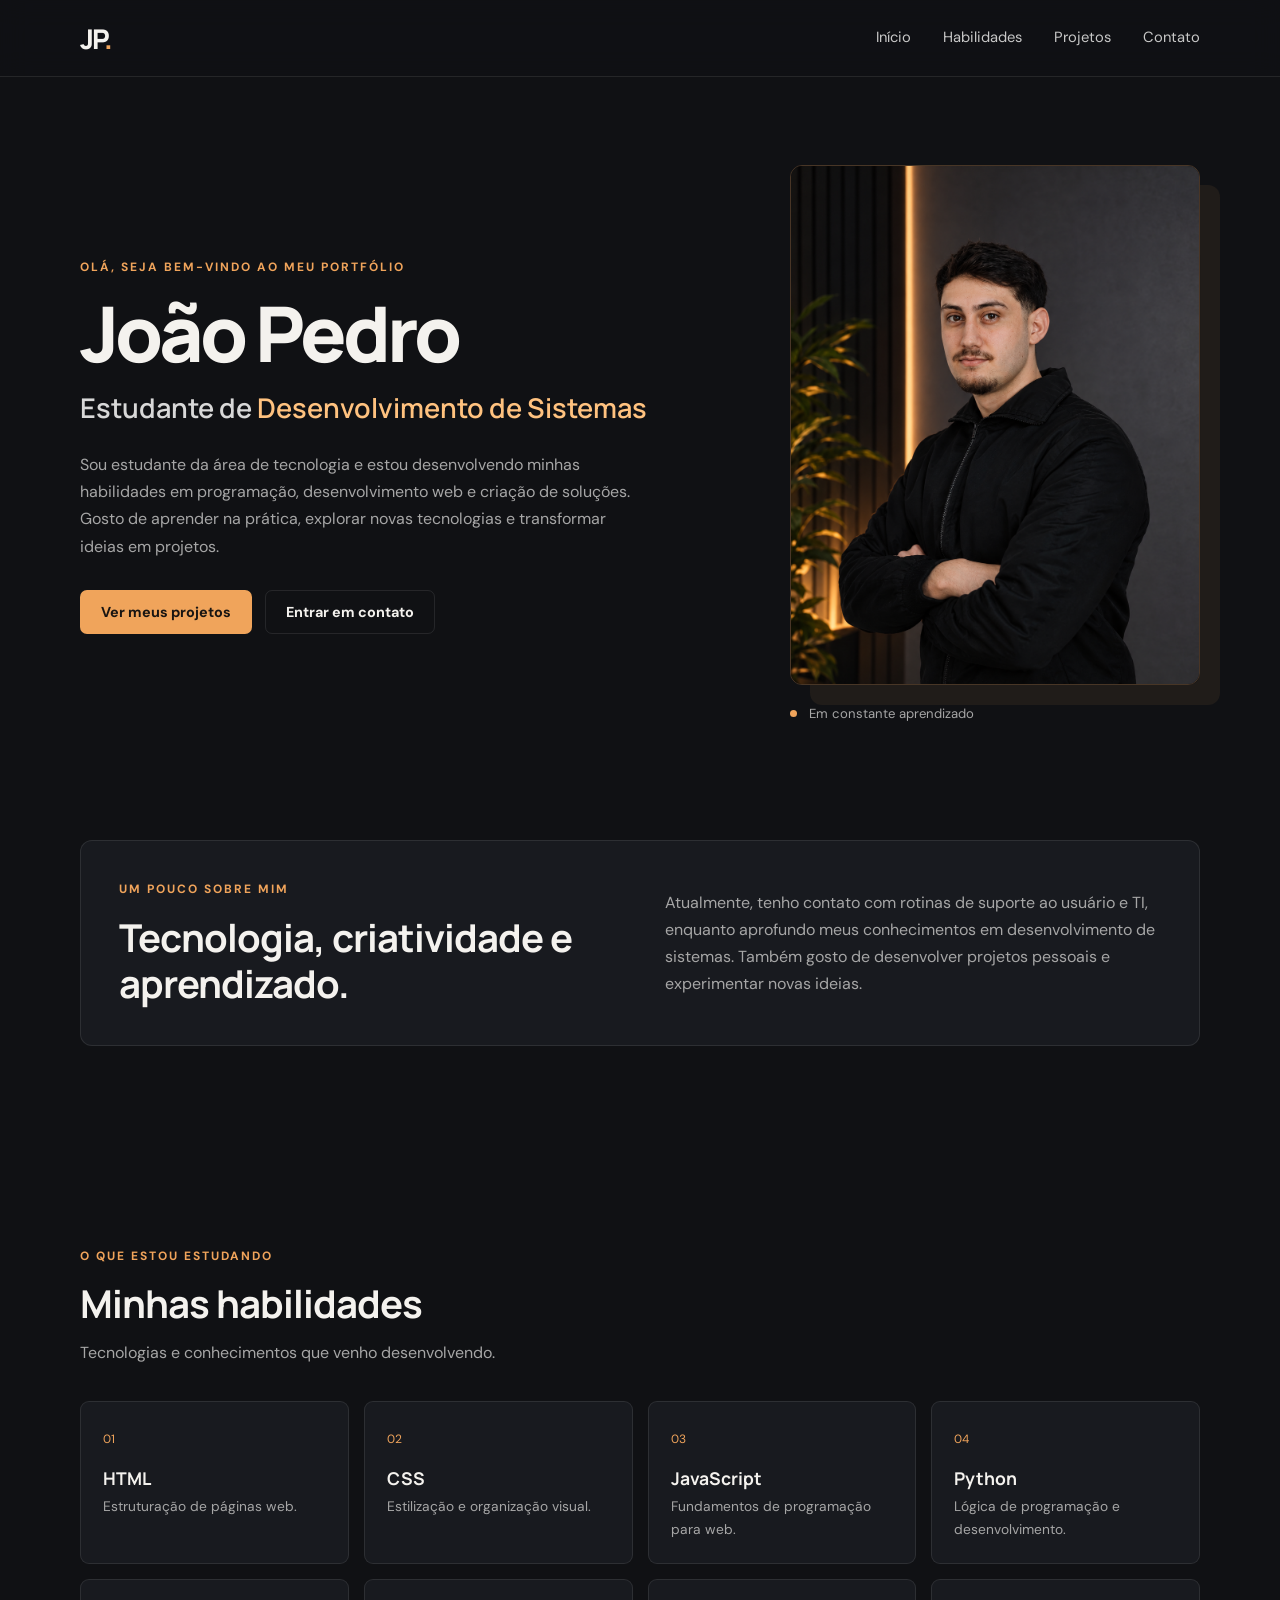
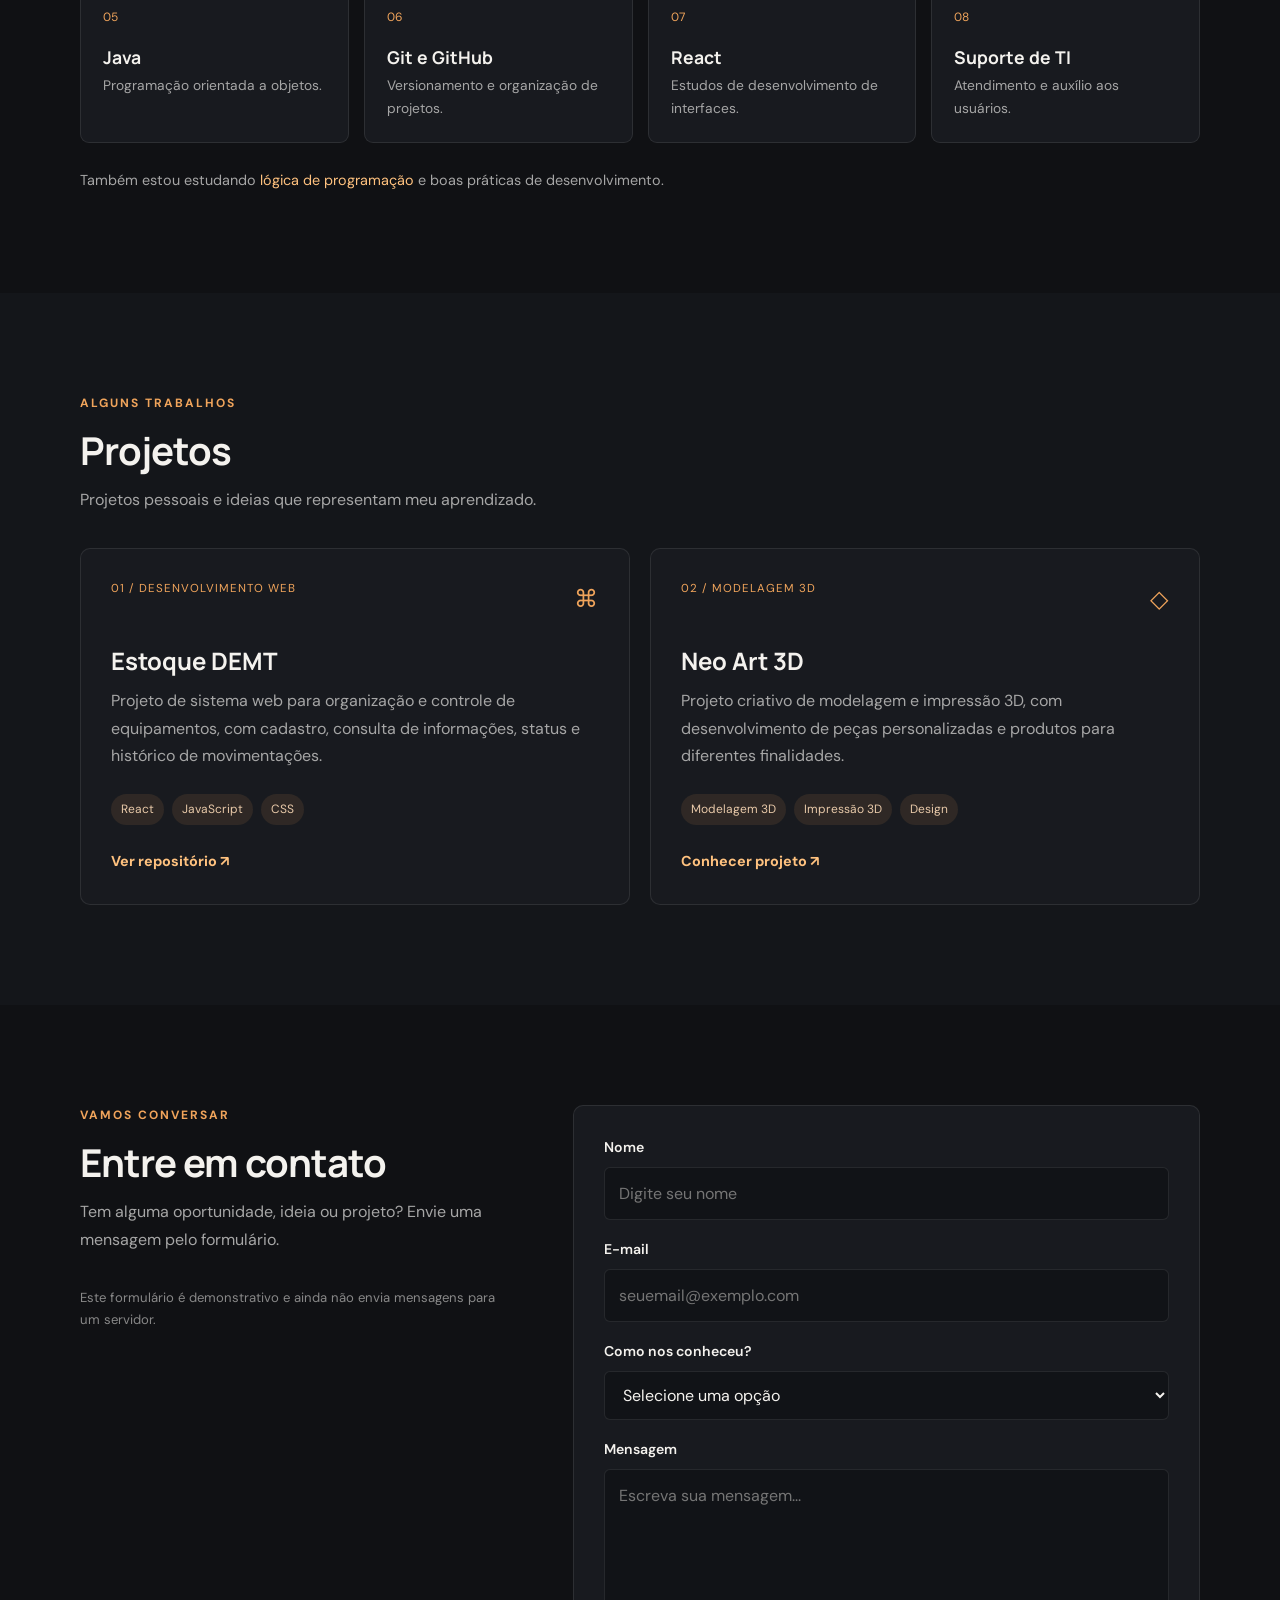
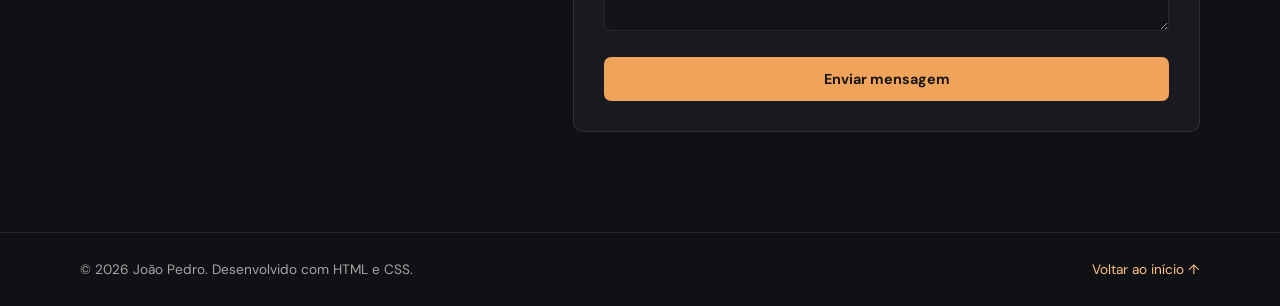
<file: portfolio_pessoal/index.html>
<!DOCTYPE html>
<html lang="pt-BR">
<head>
    <meta charset="UTF-8">
    <meta name="viewport" content="width=device-width, initial-scale=1.0">
    <meta name="description" content="Portfólio pessoal de João Pedro, estudante de Desenvolvimento de Sistemas.">
    <title>João Pedro | Portfólio</title>
    <link rel="stylesheet" href="style.css">
</head>
<body>
    <header class="header">
        <div class="container header-content">
            <a class="logo" href="#inicio">JP<span>.</span></a>
            <nav class="nav" aria-label="Menu principal">
                <a href="#inicio">Início</a>
                <a href="#habilidades">Habilidades</a>
                <a href="#projetos">Projetos</a>
                <a href="#contato">Contato</a>
            </nav>
        </div>
    </header>

    <main>
        <section class="hero section" id="inicio">
            <div class="container hero-content">
                <div class="hero-text">
                    <p class="eyebrow">OLÁ, SEJA BEM-VINDO AO MEU PORTFÓLIO</p>
                    <h1>João Pedro</h1>
                    <h2>Estudante de <span>Desenvolvimento de Sistemas</span></h2>
                    <p class="intro">
                        Sou estudante da área de tecnologia e estou desenvolvendo minhas habilidades
                        em programação, desenvolvimento web e criação de soluções. Gosto de aprender
                        na prática, explorar novas tecnologias e transformar ideias em projetos.
                    </p>
                    <div class="hero-actions">
                        <a class="button primary" href="#projetos">Ver meus projetos</a>
                        <a class="button secondary" href="#contato">Entrar em contato</a>
                    </div>
                </div>
                <div class="hero-image-wrap">
                    <img src="foto-perfil.png" alt="Foto de apresentação de João Pedro" class="profile-image">
                    <div class="image-caption"><span></span> Em constante aprendizado</div>
                </div>
            </div>
        </section>

        <section class="section about-strip">
            <div class="container about-card">
                <div>
                    <p class="eyebrow">UM POUCO SOBRE MIM</p>
                    <h2>Tecnologia, criatividade e aprendizado.</h2>
                </div>
                <p>
                    Atualmente, tenho contato com rotinas de suporte ao usuário e TI, enquanto
                    aprofundo meus conhecimentos em desenvolvimento de sistemas. Também gosto
                    de desenvolver projetos pessoais e experimentar novas ideias.
                </p>
            </div>
        </section>

        <section class="section" id="habilidades">
            <div class="container">
                <p class="eyebrow">O QUE ESTOU ESTUDANDO</p>
                <h2 class="section-title">Minhas habilidades</h2>
                <p class="section-description">Tecnologias e conhecimentos que venho desenvolvendo.</p>
                <div class="skills-grid">
                    <div class="skill-card"><span class="skill-number">01</span><h3>HTML</h3><p>Estruturação de páginas web.</p></div>
                    <div class="skill-card"><span class="skill-number">02</span><h3>CSS</h3><p>Estilização e organização visual.</p></div>
                    <div class="skill-card"><span class="skill-number">03</span><h3>JavaScript</h3><p>Fundamentos de programação para web.</p></div>
                    <div class="skill-card"><span class="skill-number">04</span><h3>Python</h3><p>Lógica de programação e desenvolvimento.</p></div>
                    <div class="skill-card"><span class="skill-number">05</span><h3>Java</h3><p>Programação orientada a objetos.</p></div>
                    <div class="skill-card"><span class="skill-number">06</span><h3>Git e GitHub</h3><p>Versionamento e organização de projetos.</p></div>
                    <div class="skill-card"><span class="skill-number">07</span><h3>React</h3><p>Estudos de desenvolvimento de interfaces.</p></div>
                    <div class="skill-card"><span class="skill-number">08</span><h3>Suporte de TI</h3><p>Atendimento e auxílio aos usuários.</p></div>
                </div>
                <p class="skills-note">Também estou estudando <span>lógica de programação</span> e boas práticas de desenvolvimento.</p>
            </div>
        </section>

        <section class="section projects-section" id="projetos">
            <div class="container">
                <p class="eyebrow">ALGUNS TRABALHOS</p>
                <h2 class="section-title">Projetos</h2>
                <p class="section-description">Projetos pessoais e ideias que representam meu aprendizado.</p>
                <div class="projects-grid">
                    <article class="project-card">
                        <div class="project-top"><span>01 / DESENVOLVIMENTO WEB</span><span class="project-icon">⌘</span></div>
                        <h3>Estoque DEMT</h3>
                        <p>
                            Projeto de sistema web para organização e controle de equipamentos,
                            com cadastro, consulta de informações, status e histórico de movimentações.
                        </p>
                        <div class="tag-list"><span>React</span><span>JavaScript</span><span>CSS</span></div>
                        <a href="https://github.com/JoaoPedroFiuza/estoqueDemt" target="_blank" rel="noopener noreferrer">Ver repositório ↗</a>
                    </article>
                    <article class="project-card">
                        <div class="project-top"><span>02 / MODELAGEM 3D</span><span class="project-icon">◇</span></div>
                        <h3>Neo Art 3D</h3>
                        <p>
                            Projeto criativo de modelagem e impressão 3D, com desenvolvimento de
                            peças personalizadas e produtos para diferentes finalidades.
                        </p>
                        <div class="tag-list"><span>Modelagem 3D</span><span>Impressão 3D</span><span>Design</span></div>
                        <a href="https://www.instagram.com/" target="_blank" rel="noopener noreferrer">Conhecer projeto ↗</a>
                    </article>
                </div>
            </div>
        </section>

        <section class="section contact-section" id="contato">
            <div class="container contact-grid">
                <div>
                    <p class="eyebrow">VAMOS CONVERSAR</p>
                    <h2 class="section-title">Entre em contato</h2>
                    <p class="section-description">
                        Tem alguma oportunidade, ideia ou projeto? Envie uma mensagem pelo formulário.
                    </p>
                    <p class="contact-hint">Este formulário é demonstrativo e ainda não envia mensagens para um servidor.</p>
                </div>
                <form class="contact-form" action="#" method="post">
                    <div class="form-group">
                        <label for="nome">Nome</label>
                        <input type="text" id="nome" name="nome" placeholder="Digite seu nome" required>
                    </div>
                    <div class="form-group">
                        <label for="email">E-mail</label>
                        <input type="email" id="email" name="email" placeholder="seuemail@exemplo.com" required>
                    </div>
                    <div class="form-group">
                        <label for="origem">Como nos conheceu?</label>
                        <select id="origem" name="origem" required>
                            <option value="">Selecione uma opção</option>
                            <option value="internet">Internet</option>
                            <option value="amigos">Amigos</option>
                            <option value="redes-sociais">Redes sociais</option>
                            <option value="github">GitHub</option>
                        </select>
                    </div>
                    <div class="form-group">
                        <label for="mensagem">Mensagem</label>
                        <textarea id="mensagem" name="mensagem" rows="5" placeholder="Escreva sua mensagem..." required></textarea>
                    </div>
                    <button class="button primary submit-button" type="submit">Enviar mensagem</button>
                </form>
            </div>
        </section>
    </main>

    <footer class="footer">
        <div class="container footer-content">
            <p>© 2026 João Pedro. Desenvolvido com HTML e CSS.</p>
            <a href="#inicio">Voltar ao início ↑</a>
        </div>
    </footer>
</body>
</html>
</file>
<file: portfolio_pessoal/style.css>
@import url('https://fonts.googleapis.com/css2?family=DM+Sans:wght@400;500;600;700&family=Manrope:wght@400;500;600;700;800&display=swap');

:root {
    --background: #101114;
    --surface: #181a1f;
    --surface-light: #202329;
    --text: #f4f2ee;
    --muted: #a6a6a6;
    --accent: #f0a45b;
    --accent-light: #ffc27f;
    --border: rgba(255, 255, 255, 0.09);
}

* { box-sizing: border-box; margin: 0; padding: 0; }

html { scroll-behavior: smooth; scroll-padding-top: 90px; }

body {
    background: var(--background);
    color: var(--text);
    font-family: 'DM Sans', sans-serif;
    line-height: 1.7;
}

a { color: inherit; text-decoration: none; }
.container { width: min(1120px, calc(100% - 48px)); margin: 0 auto; }
.section { padding: 100px 0; }

.header {
    position: sticky;
    top: 0;
    z-index: 10;
    background: rgba(16, 17, 20, 0.9);
    backdrop-filter: blur(14px);
    border-bottom: 1px solid var(--border);
}

.header-content, .nav, .hero-actions, .footer-content {
    display: flex;
    align-items: center;
    justify-content: space-between;
}

.header-content { min-height: 76px; }
.logo { font: 800 1.7rem 'Manrope', sans-serif; letter-spacing: -2px; }
.logo span { color: var(--accent); }
.nav { gap: 32px; }
.nav a { color: #c8c8c8; font-size: .92rem; transition: color .2s; }
.nav a:hover, .footer a:hover { color: var(--accent); }

.hero { padding-top: 88px; }
.hero-content { display: grid; grid-template-columns: 1.1fr .9fr; align-items: center; gap: 70px; }
.eyebrow { color: var(--accent); font-size: .75rem; font-weight: 700; letter-spacing: 2px; margin-bottom: 15px; }
.hero h1 { font: 800 clamp(3rem, 6vw, 5.2rem)/1.08 'Manrope', sans-serif; letter-spacing: -4px; }
.hero h2 { font: 600 clamp(1.2rem, 2.5vw, 1.7rem)/1.4 'Manrope', sans-serif; color: #d8d8d8; margin-top: 14px; }
.hero h2 span { color: var(--accent-light); }
.intro { color: var(--muted); max-width: 570px; margin: 24px 0 30px; }
.hero-actions { justify-content: flex-start; flex-wrap: wrap; gap: 13px; }

.button {
    display: inline-flex;
    justify-content: center;
    align-items: center;
    border: 1px solid transparent;
    border-radius: 7px;
    padding: 12px 20px;
    font: 700 .9rem 'DM Sans', sans-serif;
    cursor: pointer;
    transition: transform .2s, background .2s;
}
.button:hover { transform: translateY(-2px); }
.primary { background: var(--accent); color: #191512; }
.primary:hover { background: var(--accent-light); }
.secondary { border-color: var(--border); color: var(--text); }
.secondary:hover { background: var(--surface-light); }

.hero-image-wrap { position: relative; max-width: 410px; justify-self: end; width: 100%; }
.profile-image {
    display: block;
    width: 100%;
    height: 520px;
    object-fit: cover;
    object-position: center 25%;
    border-radius: 12px;
    border: 1px solid rgba(240, 164, 91, .25);
    box-shadow: 20px 20px 0 rgba(240, 164, 91, .07);
}
.image-caption { color: var(--muted); font-size: .82rem; margin-top: 18px; }
.image-caption span { display: inline-block; width: 7px; height: 7px; border-radius: 50%; background: var(--accent); margin: 0 8px 1px 0; }

.about-strip { padding-top: 15px; }
.about-card {
    display: grid;
    grid-template-columns: 1fr 1fr;
    gap: 50px;
    padding: 38px;
    background: var(--surface);
    border: 1px solid var(--border);
    border-radius: 12px;
}
.about-card h2, .section-title { font: 700 clamp(1.8rem, 3vw, 2.5rem)/1.2 'Manrope', sans-serif; letter-spacing: -1px; }
.about-card > p { color: var(--muted); align-self: center; }

.section-title { margin-bottom: 12px; }
.section-description { color: var(--muted); margin-bottom: 34px; }

.skills-grid { display: grid; grid-template-columns: repeat(4, 1fr); gap: 15px; }
.skill-card {
    min-height: 160px;
    padding: 22px;
    background: var(--surface);
    border: 1px solid var(--border);
    border-radius: 9px;
    transition: border-color .2s, transform .2s;
}
.skill-card:hover, .project-card:hover { border-color: rgba(240, 164, 91, .55); transform: translateY(-3px); }
.skill-number { color: var(--accent); font-size: .75rem; }
.skill-card h3 { font: 700 1.1rem 'Manrope', sans-serif; margin: 15px 0 5px; }
.skill-card p { color: var(--muted); font-size: .86rem; }
.skills-note { color: var(--muted); margin-top: 25px; font-size: .9rem; }
.skills-note span { color: var(--accent-light); }

.projects-section { background: #14161a; }
.projects-grid { display: grid; grid-template-columns: repeat(2, 1fr); gap: 20px; }
.project-card {
    padding: 30px;
    background: var(--surface);
    border: 1px solid var(--border);
    border-radius: 10px;
    transition: border-color .2s, transform .2s;
}
.project-top { display: flex; justify-content: space-between; color: var(--accent); font-size: .72rem; letter-spacing: 1px; }
.project-icon { font-size: 1.5rem; }
.project-card h3 { font: 700 1.5rem 'Manrope', sans-serif; margin: 25px 0 10px; }
.project-card p { color: var(--muted); min-height: 85px; }
.tag-list { display: flex; flex-wrap: wrap; gap: 8px; margin: 22px 0; }
.tag-list span { color: #e8c9a9; background: rgba(240, 164, 91, .1); border-radius: 20px; padding: 5px 10px; font-size: .75rem; }
.project-card > a { color: var(--accent-light); font-weight: 700; font-size: .9rem; }
.project-card > a:hover { text-decoration: underline; }

.contact-grid { display: grid; grid-template-columns: .8fr 1.2fr; gap: 75px; align-items: start; }
.contact-hint { color: #888; font-size: .82rem; margin-top: 25px; }
.contact-form { padding: 30px; background: var(--surface); border: 1px solid var(--border); border-radius: 10px; }
.form-group { margin-bottom: 18px; }
.form-group label { display: block; font-size: .88rem; font-weight: 600; margin-bottom: 7px; }
.form-group input, .form-group textarea, .form-group select {
    width: 100%;
    padding: 12px 14px;
    color: var(--text);
    background: #111317;
    border: 1px solid var(--border);
    border-radius: 6px;
    font: inherit;
    outline: none;
}
.form-group input:focus, .form-group textarea:focus, .form-group select:focus { border-color: var(--accent); }
.form-group textarea { resize: vertical; }
.form-group select option { background: #111317; }
.submit-button { width: 100%; }

.footer { border-top: 1px solid var(--border); padding: 25px 0; }
.footer-content { gap: 20px; color: var(--muted); font-size: .85rem; }
.footer a { color: var(--accent-light); }

@media (max-width: 850px) {
    .hero-content { gap: 35px; }
    .profile-image { height: 430px; }
    .skills-grid { grid-template-columns: repeat(2, 1fr); }
    .contact-grid { gap: 35px; }
}

@media (max-width: 650px) {
    .container { width: min(100% - 32px, 520px); }
    .section { padding: 70px 0; }
    .header-content { flex-direction: column; justify-content: center; gap: 8px; padding: 12px 0; }
    .nav { gap: 18px; flex-wrap: wrap; justify-content: center; }
    .nav a { font-size: .82rem; }
    .hero { padding-top: 55px; }
    .hero-content, .about-card, .projects-grid, .contact-grid { grid-template-columns: 1fr; }
    .hero-image-wrap { justify-self: center; max-width: 360px; }
    .profile-image { height: 450px; }
    .about-card { gap: 20px; padding: 25px; }
    .skills-grid { grid-template-columns: 1fr 1fr; gap: 10px; }
    .skill-card { padding: 16px; }
    .project-card { padding: 23px; }
    .project-card p { min-height: auto; }
    .contact-form { padding: 22px; }
    .footer-content { flex-direction: column; text-align: center; }
}

@media (max-width: 380px) {
    .skills-grid { grid-template-columns: 1fr; }
    .nav { gap: 12px; }
}
</file>
